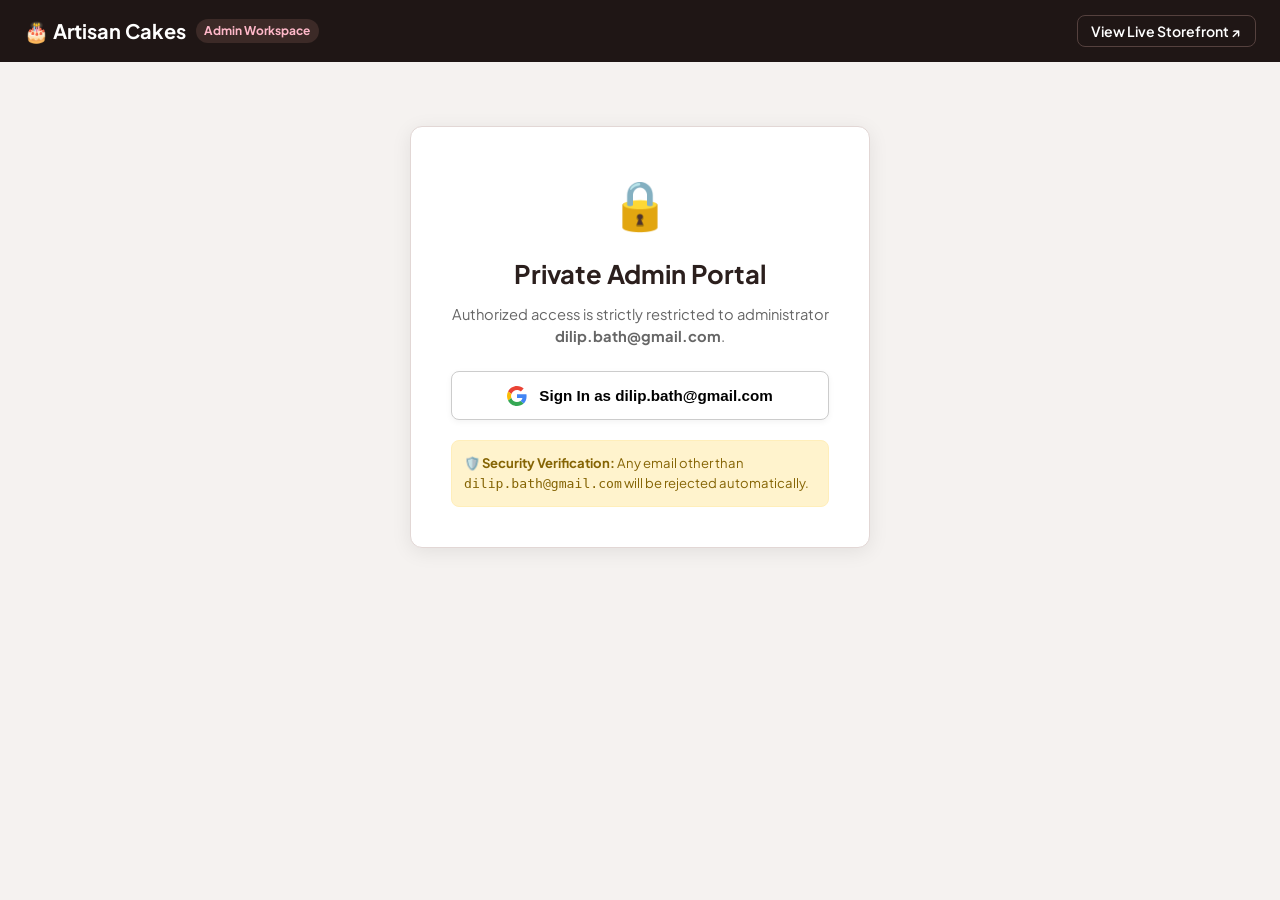
<file: admin.html>
<!DOCTYPE html>
<html lang="en">
<head>
  <meta charset="UTF-8" />
  <meta name="viewport" content="width=device-width, initial-scale=1.0" />
  <title>Admin Dashboard | Artisan Cakes Control Panel</title>
  <link rel="preconnect" href="https://fonts.googleapis.com">
  <link rel="preconnect" href="https://fonts.gstatic.com" crossorigin>
  <link href="https://fonts.googleapis.com/css2?family=Plus+Jakarta+Sans:wght@400;500;600;700;800&display=swap" rel="stylesheet">
  <style>
    :root {
      --primary: #c25975;
      --primary-hover: #a8435d;
      --dark: #1f1615;
      --gray-light: #f7f6f5;
      --border: #e2d7d5;
      --text: #2b1f1d;
      --danger: #dc3545;
      --success: #198754;
      --radius: 12px;
      --shadow: 0 4px 20px rgba(0, 0, 0, 0.08);
    }

    * { box-sizing: border-box; margin: 0; padding: 0; }
    body { font-family: 'Plus Jakarta Sans', sans-serif; background-color: #f5f2f0; color: var(--text); line-height: 1.5; }

    /* Admin Top Header */
    header {
      background: var(--dark);
      color: #fff;
      padding: 1rem 1.5rem;
      display: flex;
      justify-content: space-between;
      align-items: center;
      position: sticky;
      top: 0;
      z-index: 100;
    }
    .header-title { display: flex; align-items: center; gap: 0.6rem; font-size: 1.25rem; font-weight: 700; }
    .header-badge { background: #3c2a27; font-size: 0.75rem; padding: 0.2rem 0.55rem; border-radius: 999px; color: #ffb8c9; }
    .header-links a, .header-links button {
      color: #fff;
      text-decoration: none;
      font-size: 0.88rem;
      font-weight: 600;
      margin-left: 1rem;
      background: transparent;
      border: 1px solid #55413e;
      padding: 0.4rem 0.85rem;
      border-radius: 8px;
      cursor: pointer;
    }
    .header-links a:hover, .header-links button:hover { background: #3c2a27; }

    /* Container */
    .container { max-width: 1100px; margin: 2rem auto; padding: 0 1.25rem 4rem; }

    /* Login Screen Card */
    .auth-card {
      max-width: 460px;
      margin: 4rem auto;
      background: #fff;
      padding: 2.5rem;
      border-radius: var(--radius);
      box-shadow: var(--shadow);
      text-align: center;
      border: 1px solid var(--border);
    }
    .auth-card h2 { font-size: 1.6rem; margin-bottom: 0.6rem; }
    .auth-card p { font-size: 0.92rem; color: #666; margin-bottom: 1.5rem; }
    .lock-icon { font-size: 3rem; margin-bottom: 1rem; display: block; }
    
    .btn-google {
      width: 100%;
      padding: 0.85rem;
      background: #fff;
      border: 1px solid #ccc;
      border-radius: 8px;
      font-weight: 700;
      font-size: 0.95rem;
      cursor: pointer;
      display: flex;
      align-items: center;
      justify-content: center;
      gap: 0.75rem;
      box-shadow: 0 2px 6px rgba(0,0,0,0.05);
      transition: all 0.2s;
    }
    .btn-google:hover { background: #fafafa; border-color: #aaa; }
    .auth-restricted-notice {
      margin-top: 1.25rem;
      background: #fff3cd;
      border: 1px solid #ffeeba;
      color: #856404;
      padding: 0.75rem;
      border-radius: 8px;
      font-size: 0.82rem;
      text-align: left;
    }

    /* Dashboard Panels */
    .dashboard-panel { display: none; }
    .dashboard-panel.active { display: block; }

    .grid-2 { display: grid; grid-template-columns: 2fr 1fr; gap: 1.5rem; }
    @media (max-width: 768px) { .grid-2 { grid-template-columns: 1fr; } }

    .card {
      background: #fff;
      border-radius: var(--radius);
      padding: 1.5rem;
      border: 1px solid var(--border);
      box-shadow: var(--shadow);
      margin-bottom: 1.5rem;
    }
    .card-title { font-size: 1.25rem; font-weight: 700; margin-bottom: 1rem; display: flex; justify-content: space-between; align-items: center; }

    /* Cake Table */
    .cake-table { width: 100%; border-collapse: collapse; margin-top: 0.5rem; font-size: 0.92rem; }
    .cake-table th { background: var(--gray-light); padding: 0.75rem; text-align: left; font-weight: 700; border-bottom: 2px solid var(--border); }
    .cake-table td { padding: 0.85rem 0.75rem; border-bottom: 1px solid var(--border); vertical-align: middle; }
    .cake-table tr:hover { background: #faf8f7; }
    .thumb-img { width: 50px; height: 50px; border-radius: 8px; object-fit: cover; background: #eee; }

    .btn-action {
      padding: 0.35rem 0.65rem;
      font-size: 0.8rem;
      font-weight: 700;
      border-radius: 6px;
      cursor: pointer;
      border: 1px solid var(--border);
      background: #fff;
    }
    .btn-action.btn-del { color: var(--danger); border-color: #f5c2c7; }
    .btn-action.btn-del:hover { background: #f8d7da; }

    /* Form Controls */
    .form-group { margin-bottom: 1rem; }
    .form-group label { display: block; font-size: 0.85rem; font-weight: 700; margin-bottom: 0.35rem; }
    .form-group input, .form-group textarea, .form-group select {
      width: 100%;
      padding: 0.65rem 0.85rem;
      border: 1px solid var(--border);
      border-radius: 8px;
      font-family: inherit;
      font-size: 0.95rem;
    }

    .btn-primary {
      background: var(--primary);
      color: #fff;
      border: none;
      padding: 0.75rem 1.25rem;
      border-radius: 8px;
      font-weight: 700;
      cursor: pointer;
      font-size: 0.95rem;
      width: 100%;
    }
    .btn-primary:hover { background: var(--primary-hover); }

    .firebase-box {
      background: #1e1e1e;
      color: #d4d4d4;
      padding: 1rem;
      border-radius: 8px;
      font-family: monospace;
      font-size: 0.82rem;
      height: 180px;
      resize: vertical;
      width: 100%;
      border: 1px solid #333;
    }
  </style>
</head>
<body>

  <!-- Top Header -->
  <header>
    <div class="header-title">
      <span>🎂 Artisan Cakes</span>
      <span class="header-badge">Admin Workspace</span>
    </div>
    <div class="header-links">
      <a href="index.html" target="_blank">View Live Storefront ↗</a>
      <button id="admin-logout-btn" onclick="handleAdminLogout()" style="display:none; color:#ff8080;">Logout</button>
    </div>
  </header>

  <div class="container">
    
    <!-- 1. Strict Authentication Screen -->
    <div id="auth-screen" class="auth-card">
      <span class="lock-icon">🔒</span>
      <h2>Private Admin Portal</h2>
      <p>Authorized access is strictly restricted to administrator <strong>dilip.bath@gmail.com</strong>.</p>
      
      <div id="error-alert" style="display:none; background:#f8d7da; border:1px solid #f5c2c7; color:#842029; padding:0.75rem; border-radius:8px; margin-bottom:1rem; font-size:0.85rem;"></div>

      <button class="btn-google" onclick="signInWithAdminGoogle()">
        <svg width="20" height="20" viewBox="0 0 48 48"><path fill="#EA4335" d="M24 9.5c3.54 0 6.71 1.22 9.21 3.6l6.85-6.85C35.9 2.38 30.47 0 24 0 14.62 0 6.51 5.38 2.56 13.22l7.98 6.19C12.43 13.72 17.74 9.5 24 9.5z"/><path fill="#4285F4" d="M46.98 24.55c0-1.57-.15-3.09-.38-4.55H24v9.02h12.94c-.58 2.96-2.26 5.48-4.78 7.18l7.73 6c4.51-4.18 7.09-10.36 7.09-17.65z"/><path fill="#FBBC05" d="M10.53 28.59c-.48-1.45-.76-2.99-.76-4.59s.27-3.14.76-4.59l-7.98-6.19C.92 16.46 0 20.12 0 24c0 3.88.92 7.54 2.56 10.78l7.97-6.19z"/><path fill="#34A853" d="M24 48c6.48 0 11.93-2.13 15.89-5.81l-7.73-6c-2.15 1.45-4.92 2.3-8.16 2.3-6.26 0-11.57-4.22-13.47-9.91l-7.98 6.19C6.51 42.62 14.62 48 24 48z"/></svg>
        Sign In as dilip.bath@gmail.com
      </button>

      <div class="auth-restricted-notice">
        🛡️ <strong>Security Verification:</strong> Any email other than <code>dilip.bath@gmail.com</code> will be rejected automatically.
      </div>
    </div>

    <!-- 2. Admin Workspace Dashboard -->
    <div id="dashboard-screen" class="dashboard-panel">
      <div style="background:#e8f4fd; border:1px solid #b8daff; color:#004085; padding:0.9rem 1.25rem; border-radius:var(--radius); margin-bottom:1.5rem; display:flex; justify-content:space-between; align-items:center;">
        <div>
          ✅ <strong>Logged In Administrator:</strong> <span id="active-admin-email">dilip.bath@gmail.com</span>
        </div>
        <button onclick="syncToLiveStore()" style="background:#004085; color:#fff; border:none; padding:0.4rem 0.85rem; border-radius:6px; font-weight:700; cursor:pointer;">⚡ Publish Changes to Store</button>
      </div>

      <div class="grid-2">
        <!-- Left: Cake Inventory & Price Table -->
        <div>
          <div class="card">
            <div class="card-title">
              <span>Cake Catalog Management</span>
              <button onclick="resetCakeForm()" style="font-size:0.8rem; background:#fff; border:1px solid var(--border); padding:0.3rem 0.65rem; border-radius:6px; cursor:pointer;">+ Add New Cake</button>
            </div>

            <table class="cake-table">
              <thead>
                <tr>
                  <th>Preview</th>
                  <th>Cake Details</th>
                  <th>Category</th>
                  <th>Price (₹)</th>
                  <th>Actions</th>
                </tr>
              </thead>
              <tbody id="cake-inventory-rows">
                <!-- Dynamically populated -->
              </tbody>
            </table>
          </div>
        </div>

        <!-- Right: Add / Edit Form & Firebase Settings -->
        <div>
          <!-- Cake Editor Form -->
          <div class="card">
            <h3 class="card-title" id="form-heading">Add / Edit Cake</h3>
            <form id="cake-editor-form" onsubmit="handleSaveCake(event)">
              <input type="hidden" id="cake-id" />
              
              <div class="form-group">
                <label>Category</label>
                <select id="cake-category" required>
                  <option value="Pineapple">Pineapple</option>
                  <option value="Vanilla">Vanilla</option>
                  <option value="Chocolate">Chocolate</option>
                  <option value="Custom">Custom Flavor</option>
                </select>
              </div>

              <div class="form-group">
                <label>Cake Name</label>
                <input type="text" id="cake-name" required placeholder="e.g. Pineapple Cake" />
              </div>

              <div class="form-group">
                <label>Price in ₹</label>
                <input type="number" id="cake-price" required placeholder="770 or 990" />
              </div>

              <div class="form-group">
                <label>Badge / Highlight</label>
                <input type="text" id="cake-badge" placeholder="Best Seller / Special" />
              </div>

              <div class="form-group">
                <label>Image URL</label>
                <input type="url" id="cake-image" required placeholder="https://..." />
              </div>

              <div class="form-group">
                <label>Description</label>
                <textarea id="cake-desc" rows="3" required placeholder="Ingredients, ganache, sponge..."></textarea>
              </div>

              <button type="submit" class="btn-primary" id="save-btn">Save Cake</button>
            </form>
          </div>

          <!-- Firebase Config & Settings -->
          <div class="card">
            <h3 class="card-title">Firebase Real-time Sync</h3>
            <p style="font-size:0.85rem; color:#666; margin-bottom:0.75rem;">
              Paste or edit your Firebase configuration to persist real-time Firestore synchronization:
            </p>
            <textarea id="firebase-config-input" class="firebase-box" placeholder='{
  "apiKey": "AIzaSy...",
  "authDomain": "artisancakes.firebaseapp.com",
  "projectId": "artisancakes-store",
  "storageBucket": "artisancakes.appspot.com"
}'></textarea>
            <button onclick="saveFirebaseConfig()" class="btn-primary" style="margin-top:0.75rem; background:#333;">Update Firebase Config</button>
          </div>
        </div>
      </div>
    </div>

  </div>

  <script>
    const AUTHORIZED_ADMIN = "dilip.bath@gmail.com";
    const STORE_KEY = 'ARTISAN_CAKES_CATALOG_SHARED_V5';
    const ADMIN_SESSION_KEY = 'ARTISAN_CAKES_ADMIN_SESSION_V5';
    const FIREBASE_KEY = 'ARTISAN_CAKES_FIREBASE_CONFIG_V5';

    let cakes = [];

    const DEFAULT_CAKES = [
      {
        id: "pineapple-cake",
        category: "Pineapple",
        name: "Fresh Tropical Pineapple Cake",
        price: 770,
        badge: "Best Seller",
        description: "Layered with hand-crushed tropical pineapple compote, soft vanilla sponge, and light whipped fresh cream.",
        image: "https://images.unsplash.com/photo-1542826438-bd32f43d626f?auto=format&fit=crop&w=800&q=80"
      },
      {
        id: "vanilla-cake",
        category: "Vanilla",
        name: "Madagascar Classic Vanilla Cake",
        price: 770,
        badge: "Classic Choice",
        description: "Pure natural Madagascar vanilla bean infused delicate sponge topped with velvety smooth buttercream and white curls.",
        image: "https://images.unsplash.com/photo-1464349095431-e9a21285b5f3?auto=format&fit=crop&w=800&q=80"
      },
      {
        id: "chocolate-cake",
        category: "Chocolate",
        name: "Belgian Chocolate Truffle Cake",
        price: 990,
        badge: "Chef Signature",
        description: "Luxurious 55% dark Belgian chocolate ganache layered with moist Dutch cocoa sponge and dark chocolate shavings.",
        image: "https://images.unsplash.com/photo-1578985545062-69928b1d9587?auto=format&fit=crop&w=800&q=80"
      }
    ];

    document.addEventListener("DOMContentLoaded", () => {
      // 1. Check existing session
      const session = localStorage.getItem(ADMIN_SESSION_KEY);
      if (session === AUTHORIZED_ADMIN) {
        showDashboard();
      } else {
        showAuthScreen();
      }

      // 2. Load catalog
      const saved = localStorage.getItem(STORE_KEY);
      if (saved) {
        try { cakes = JSON.parse(saved); } catch(e) { cakes = [...DEFAULT_CAKES]; }
      } else {
        cakes = [...DEFAULT_CAKES];
        localStorage.setItem(STORE_KEY, JSON.stringify(cakes));
      }

      // 3. Load Firebase config
      const fbConfig = localStorage.getItem(FIREBASE_KEY);
      if (fbConfig) {
        document.getElementById("firebase-config-input").value = fbConfig;
      }
    });

    function showAuthScreen() {
      document.getElementById("auth-screen").style.display = "block";
      document.getElementById("dashboard-screen").classList.remove("active");
      document.getElementById("admin-logout-btn").style.display = "none";
    }

    function showDashboard() {
      document.getElementById("auth-screen").style.display = "none";
      document.getElementById("dashboard-screen").classList.add("active");
      document.getElementById("admin-logout-btn").style.display = "inline-block";
      document.getElementById("active-admin-email").innerText = AUTHORIZED_ADMIN;
      renderTable();
    }

    // Google Sign-In Simulation strictly bound to dilip.bath@gmail.com
    function signInWithAdminGoogle() {
      const email = prompt("Enter your Google Account Email for verification:", AUTHORIZED_ADMIN);
      
      if (!email || email.trim().toLowerCase() !== AUTHORIZED_ADMIN.toLowerCase()) {
        const errBox = document.getElementById("error-alert");
        errBox.innerText = `Access Denied: ${email || "User"} is not authorized. Only ${AUTHORIZED_ADMIN} can enter.`;
        errBox.style.display = "block";
        return;
      }

      // Authenticated successfully
      localStorage.setItem(ADMIN_SESSION_KEY, AUTHORIZED_ADMIN);
      document.getElementById("error-alert").style.display = "none";
      showDashboard();
    }

    function handleAdminLogout() {
      localStorage.removeItem(ADMIN_SESSION_KEY);
      showAuthScreen();
    }

    function renderTable() {
      const tbody = document.getElementById("cake-inventory-rows");
      tbody.innerHTML = cakes.map(c => `
        <tr>
          <td><img src="${c.image}" class="thumb-img" onerror="this.src='https://images.unsplash.com/photo-1542826438-bd32f43d626f?auto=format&fit=crop&w=800&q=80';" /></td>
          <td>
            <strong>${c.name}</strong>
            <div style="font-size:0.8rem; color:#666;">${c.badge || 'Fresh'}</div>
          </td>
          <td><span style="background:#eee; padding:0.2rem 0.5rem; border-radius:4px; font-size:0.8rem;">${c.category}</span></td>
          <td style="font-weight:700; color:var(--primary);">₹${c.price}</td>
          <td>
            <button class="btn-action" onclick="loadCakeForEdit('${c.id}')">✏️ Edit</button>
            <button class="btn-action btn-del" onclick="deleteCake('${c.id}')">🗑️</button>
          </td>
        </tr>
      `).join("");
    }

    function loadCakeForEdit(id) {
      const item = cakes.find(c => c.id === id);
      if (!item) return;

      document.getElementById("form-heading").innerText = "Edit: " + item.name;
      document.getElementById("cake-id").value = item.id;
      document.getElementById("cake-category").value = item.category;
      document.getElementById("cake-name").value = item.name;
      document.getElementById("cake-price").value = item.price;
      document.getElementById("cake-badge").value = item.badge || '';
      document.getElementById("cake-image").value = item.image;
      document.getElementById("cake-desc").value = item.description;
      document.getElementById("save-btn").innerText = "Update Cake";
    }

    function resetCakeForm() {
      document.getElementById("form-heading").innerText = "Add New Cake";
      document.getElementById("cake-editor-form").reset();
      document.getElementById("cake-id").value = "";
      document.getElementById("save-btn").innerText = "Save Cake";
    }

    function handleSaveCake(e) {
      e.preventDefault();
      const id = document.getElementById("cake-id").value;
      const category = document.getElementById("cake-category").value;
      const name = document.getElementById("cake-name").value;
      const price = parseFloat(document.getElementById("cake-price").value);
      const badge = document.getElementById("cake-badge").value;
      const image = document.getElementById("cake-image").value;
      const description = document.getElementById("cake-desc").value;

      if (id) {
        const idx = cakes.findIndex(c => c.id === id);
        if (idx !== -1) {
          cakes[idx] = { id, category, name, price, badge, image, description };
        }
      } else {
        const newId = 'cake-' + Date.now();
        cakes.unshift({ id: newId, category, name, price, badge, image, description });
      }

      localStorage.setItem(STORE_KEY, JSON.stringify(cakes));
      renderTable();
      resetCakeForm();
      alert("Cake details saved! Updated live in customer storefront.");
    }

    function deleteCake(id) {
      if (!confirm("Are you sure you want to delete this cake?")) return;
      cakes = cakes.filter(c => c.id !== id);
      localStorage.setItem(STORE_KEY, JSON.stringify(cakes));
      renderTable();
    }

    function syncToLiveStore() {
      localStorage.setItem(STORE_KEY, JSON.stringify(cakes));
      alert("All catalog and price changes have been published to index.html successfully!");
    }

    function saveFirebaseConfig() {
      const config = document.getElementById("firebase-config-input").value;
      localStorage.setItem(FIREBASE_KEY, config);
      alert("Firebase configuration updated and persisted.");
    }
  </script>
</body>
</html>
</file>
